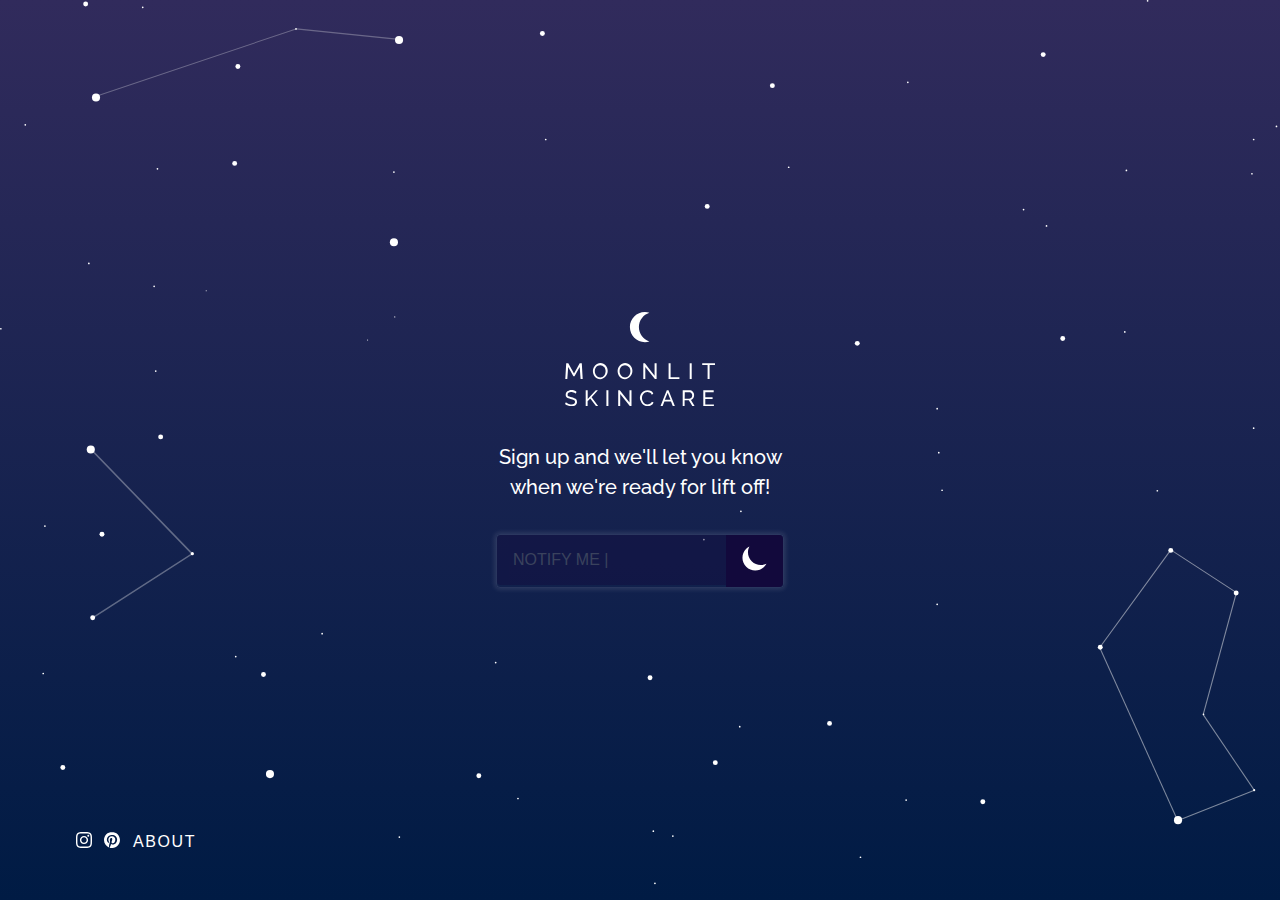
<file: index.html>
<!DOCTYPE html>
<html lang="en">
  <head>
    <meta charset="utf-8">
    <meta http-equiv="X-UA-Compatible" content="IE=Edge">
    <title>Moonlit Skincare</title>
    <link rel="shortcut icon" href="/favicon.ico" type="image/x-icon">
    <meta name="author" content="">
    <meta name="description" content="Moonlit Skincare - Emphasizing Beauty Sleep 🌙 Targets issues while you sleep, when your skin regenerates fastest 🌱 Vegan ingredients responsibly sourced from Bali.">
    <meta name="keywords" content="moonlit, skincare, night time, overnight, moisturizer, slumber serum, sleep, sleep lifestyle, sleep dedicated skincare, overnight cream, moon, sleeping eye mask, constellations, night, wake up radiant, restorative skincare, wellness, bali, ubud, beauty sleep, non-toxic, cruelty-free, science of sleep, small, handmade batches, sulfate-free, vegan, sync, sleep cycle">
    <meta name="viewport" content="width=device-width, initial-scale=1">
    <link href="https://fonts.googleapis.com/css?family=Raleway:400,500,600,700" rel="stylesheet">
    <link rel="stylesheet" href="/css/tachyons.css">
  </head>
  <body>
    <div class="container dt w-100 vh-100">
      <div class="dtc v-mid tc">
        <img src="images/moonlit-logo.svg" alt="Moonlit Skincare logo" class="mw6 mb4">
        <form action="https://formspree.io/stephy@shopmoonlit.com" method="POST" class="mw6 center f4">
          <fieldset class="cf bn ma0 pa0">
            <legend class="f4-l pa0 mb4 white lh-copy raleway-medium">Sign up and we'll let you know when we're ready for lift off!</legend>
            <div class="cf ba br2 b--white-10 shadow-1">
              <label class="clip" for="email">Email Address</label>
              <input type="hidden" name="_next" value="thanks.html" />
              <input type="hidden" name="_subject" value="New email submission from shopmoonlit.com" />
              <input type="hidden" name="_cc" value="kriszta@shopmoonlit.com" />
              <input class="f5 input-reset fl pa3 bn o-40 bg-dark-blue white lh-solid w-100 w-80-ns br2-ns br--left-ns raleway" placeholder="NOTIFY ME |" type="email" name="email">
              <button class="f5 button-reset fl pv2 tc bn bg-dark-blue white pointer w-100 w-20-ns br2-ns br--right-ns" type="submit" value="Submit">
                <img src="images/moon-icon.svg" alt="Moon icon">
              </button>
            </div>
          </fieldset>
        </form>
      </div>
      <ul class="list absolute left-2 bottom-2">
        <li class="dib ph1 v-mid">
          <a href="https://www.instagram.com/moonlitskincare/" class="link db white hover-washed-yellow" target="_blank" rel="noopener noreferrer">
            <svg class="h1 w1" fill="currentColor" xmlns="http://www.w3.org/2000/svg" viewBox="0 0 16 16" fill-rule="evenodd" clip-rule="evenodd" stroke-linejoin="round" stroke-miterlimit="1.414">
              <path d="M8 0C5.827 0 5.555.01 4.702.048 3.85.088 3.27.222 2.76.42c-.526.204-.973.478-1.417.923-.445.444-.72.89-.923 1.417-.198.51-.333 1.09-.372 1.942C.008 5.555 0 5.827 0 8s.01 2.445.048 3.298c.04.852.174 1.433.372 1.942.204.526.478.973.923 1.417.444.445.89.72 1.417.923.51.198 1.09.333 1.942.372.853.04 1.125.048 3.298.048s2.445-.01 3.298-.048c.852-.04 1.433-.174 1.942-.372.526-.204.973-.478 1.417-.923.445-.444.72-.89.923-1.417.198-.51.333-1.09.372-1.942.04-.853.048-1.125.048-3.298s-.01-2.445-.048-3.298c-.04-.852-.174-1.433-.372-1.942-.204-.526-.478-.973-.923-1.417-.444-.445-.89-.72-1.417-.923-.51-.198-1.09-.333-1.942-.372C10.445.008 10.173 0 8 0zm0 1.44c2.136 0 2.39.01 3.233.048.78.036 1.203.166 1.485.276.374.145.64.318.92.598.28.28.453.546.598.92.11.282.24.705.276 1.485.038.844.047 1.097.047 3.233s-.01 2.39-.05 3.233c-.04.78-.17 1.203-.28 1.485-.15.374-.32.64-.6.92-.28.28-.55.453-.92.598-.28.11-.71.24-1.49.276-.85.038-1.1.047-3.24.047s-2.39-.01-3.24-.05c-.78-.04-1.21-.17-1.49-.28-.38-.15-.64-.32-.92-.6-.28-.28-.46-.55-.6-.92-.11-.28-.24-.71-.28-1.49-.03-.84-.04-1.1-.04-3.23s.01-2.39.04-3.24c.04-.78.17-1.21.28-1.49.14-.38.32-.64.6-.92.28-.28.54-.46.92-.6.28-.11.7-.24 1.48-.28.85-.03 1.1-.04 3.24-.04zm0 2.452c-2.27 0-4.108 1.84-4.108 4.108 0 2.27 1.84 4.108 4.108 4.108 2.27 0 4.108-1.84 4.108-4.108 0-2.27-1.84-4.108-4.108-4.108zm0 6.775c-1.473 0-2.667-1.194-2.667-2.667 0-1.473 1.194-2.667 2.667-2.667 1.473 0 2.667 1.194 2.667 2.667 0 1.473-1.194 2.667-2.667 2.667zm5.23-6.937c0 .53-.43.96-.96.96s-.96-.43-.96-.96.43-.96.96-.96.96.43.96.96z"/></svg>
          </a>
        </li>
        <li class="dib ph1 v-mid">
          <a href="https://www.pinterest.com/moonlitskincare/" class="link db white hover-washed-yellow" target="_blank" rel="noopener noreferrer">
            <svg class="h1 w1" fill="currentColor" xmlns="http://www.w3.org/2000/svg" viewBox="0 0 16 16" fill-rule="evenodd" clip-rule="evenodd" stroke-linejoin="round" stroke-miterlimit="1.414">
              <path d="M8 0C3.582 0 0 3.582 0 8c0 3.39 2.108 6.285 5.084 7.45-.07-.633-.133-1.604.028-2.295.146-.625.938-3.977.938-3.977s-.24-.48-.24-1.188c0-1.11.646-1.943 1.448-1.943.683 0 1.012.513 1.012 1.127 0 .687-.436 1.713-.662 2.664-.19.797.4 1.445 1.185 1.445 1.42 0 2.514-1.498 2.514-3.662 0-1.91-1.376-3.25-3.342-3.25-2.276 0-3.61 1.71-3.61 3.47 0 .69.263 1.43.593 1.83.066.08.075.15.057.23-.06.25-.196.8-.223.91-.035.15-.115.18-.268.11C3.516 10.46 2.89 9 2.89 7.82c0-2.52 1.834-4.84 5.287-4.84 2.774 0 4.932 1.98 4.932 4.62 0 2.76-1.74 4.98-4.16 4.98-.81 0-1.57-.42-1.84-.92l-.5 1.9c-.18.698-.67 1.57-1 2.1.75.23 1.54.357 2.37.357 4.41 0 8-3.58 8-8s-3.59-8-8-8z" fill-rule="nonzero"/>
            </svg>
          </a>
        </li>
        <li class="dib ph1 v-mid"><a href="about.html" class="link db white hover-washed-yellow underline-hover ttu tracked fw1">About</a></li>
      </ul>
    </div>
  </body>
</html>
</file>
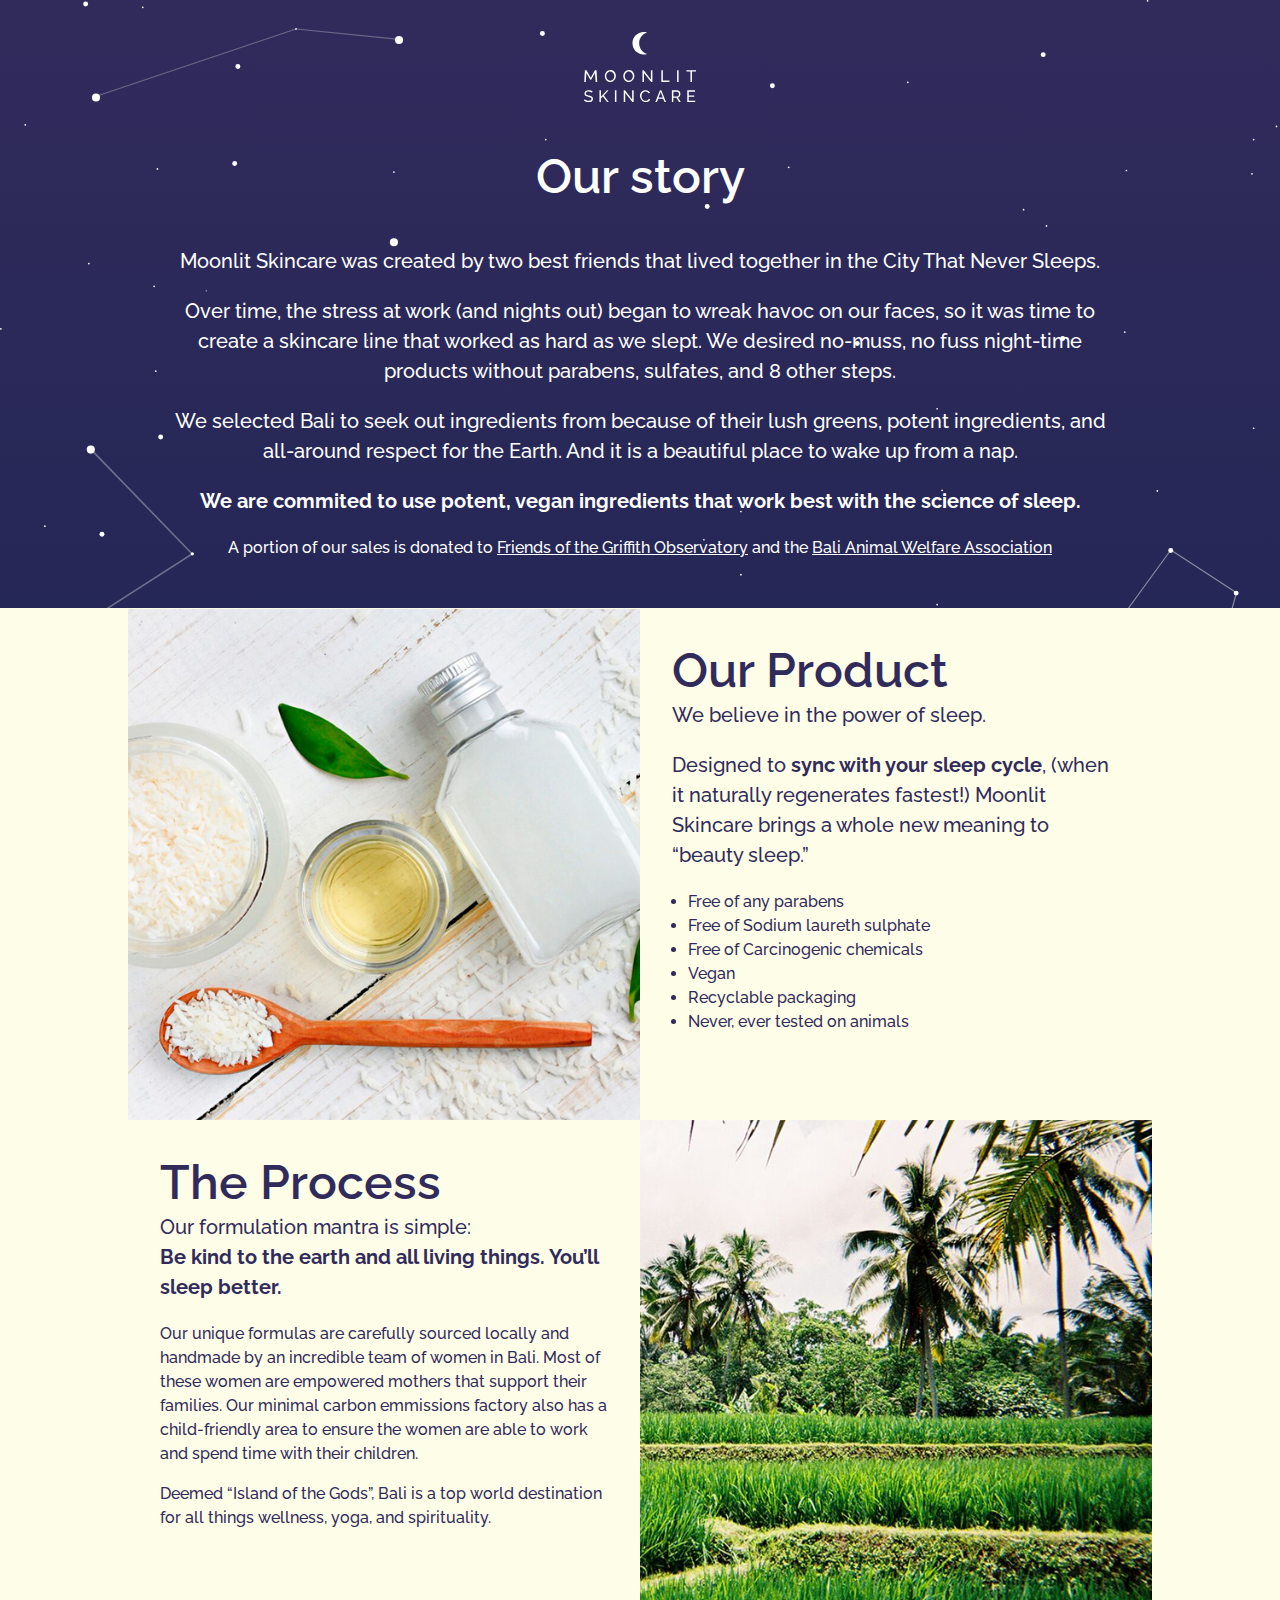
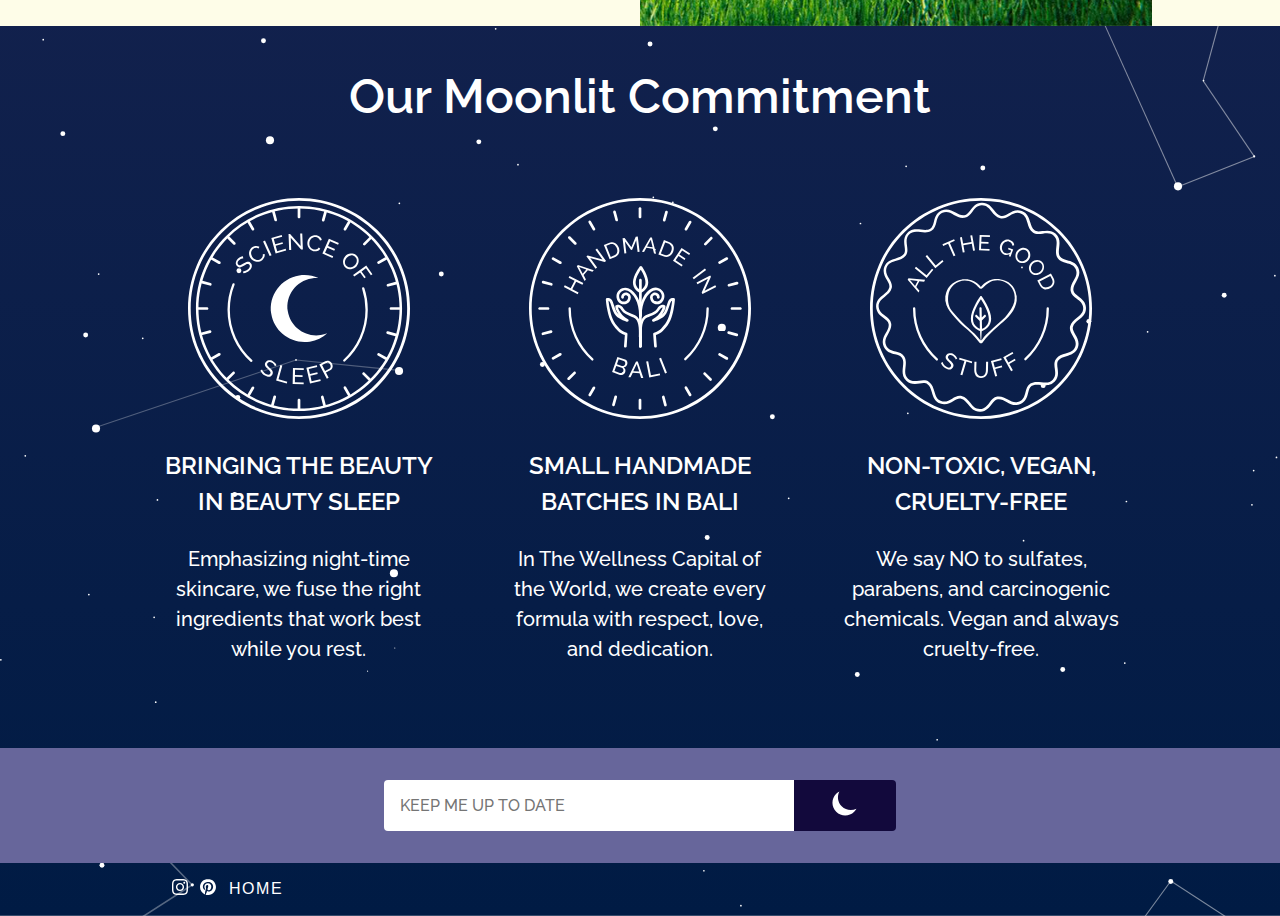
<file: about.html>
<!DOCTYPE html>
<html lang="en">
  <head>
    <meta charset="utf-8">
    <meta http-equiv="X-UA-Compatible" content="IE=Edge">
    <title>About us</title>
    <link rel="shortcut icon" href="/favicon.ico" type="image/x-icon">
    <meta name="author" content="">
    <meta name="description" content="Moonlit Skincare - Emphasizing Beauty Sleep 🌙 Targets issues while you sleep, when your skin regenerates fastest 🌱 Vegan ingredients responsibly sourced from Bali.">
    <meta name="keywords" content="moonlit, skincare, night time, overnight, moisturizer, slumber serum, sleep, sleep lifestyle, sleep dedicated skincare, overnight cream, moon, sleeping eye mask, constellations, night, wake up radiant, restorative skincare, wellness, bali, ubud, beauty sleep, non-toxic, cruelty-free, science of sleep, small, handmade batches, sulfate-free, vegan, sync, sleep cycle">
    <meta name="viewport" content="width=device-width, initial-scale=1">
    <link href="https://fonts.googleapis.com/css?family=Raleway:400,500,600,700" rel="stylesheet">
    <link rel="stylesheet" href="/css/tachyons.css">
  </head>
  <body>
    <div class="container dt w-100 vh-100">

      <div class="mw9 center tc white pa4">
        <a href="/" class="db mw4 center ph2"><img src="images/moonlit-logo.svg" alt="Moonlit Skincare logo"></a>
        <h2 class="f2 f1-ns lh-title raleway-semibold">Our story</h2>
        <p class="f4-ns lh-copy raleway-medium">Moonlit Skincare was created by two best friends that lived together in the City That Never Sleeps.</p>
        <p class="f4-ns lh-copy raleway-medium">Over time, the stress at work (and nights out) began to wreak havoc on our faces, so it was time to create a skincare line that worked as hard as we slept. We desired no-muss, no fuss night-time products without parabens, sulfates, and 8 other steps. </p>
        <p class="f4-ns lh-copy raleway-medium">We selected Bali to seek out ingredients from because of their lush greens, potent ingredients, and all-around respect for the Earth. And it is a beautiful place to wake up from a nap.</p>
        <p class="f4-ns lh-copy raleway-bold">We are commited to use potent, vegan ingredients that work best with the science of sleep.</p>
        <p class="lh-copy raleway-medium">A portion of our sales is donated to <a href="https://www.friendsoftheobservatory.com/" class="link underline white hover-washed-yellow">Friends of the Griffith Observatory</a> and the <a href="http://bawabali.com/" class="link underline white hover-washed-yellow">Bali Animal Welfare Association</a></p>
      </div>

      <div class="bg-washed-yellow">
        <div class="mw9 center">
          <div class="cf">
            <img class="w-100 fl-l w-50-l db" src="images/bali-products.png" alt="">
            <div class="fl-l w-50-l pa4 dark-purple">
              <h2 class="f2 f1-ns lh-title mv0 raleway-semibold">Our Product</h2>
              <p class="f4-ns lh-copy raleway-medium mt0">We believe in the power of sleep.</p>
              <p class="f4-ns lh-copy raleway-medium">Designed to <span class="raleway-bold">sync with your sleep cycle</span>, (when it naturally regenerates fastest!) Moonlit Skincare brings a whole new meaning to “beauty sleep.”</p>
              <ul class="pl3 lh-copy raleway-medium">
                <li>Free of any parabens</li>
                <li>Free of Sodium laureth sulphate</li>
                <li>Free of Carcinogenic chemicals</li>
                <li>Vegan</li>
                <li>Recyclable packaging</li>
                <li>Never, ever tested on animals</li>
              </ul>
            </div>
          </div>
          <div class="cf">
            <img class="w-100 fr-l w-50-l db" src="images/bali-rice-fields.png" alt="Photograph of rice fields in Bali">
            <div class="fr-l w-50-l pa4 dark-purple">
              <h2 class="f2 f1-ns lh-title mv0 raleway-semibold">The Process</h2>
              <p class="f4-ns lh-copy raleway-medium mt0">Our formulation mantra is simple:<br> <span class="raleway-bold">Be kind to the earth and all living things. You’ll sleep better.</span></p>
              <p class="lh-copy raleway-medium">Our unique formulas are carefully sourced locally and handmade by an incredible team of women in Bali. Most of these women are empowered mothers that support their families. Our minimal carbon emmissions factory also has a child-friendly area to ensure the women are able to work and spend time with their children.</p>
              <p class="lh-copy raleway-medium">Deemed &ldquo;Island of the Gods&rdquo;, Bali is a top world destination for all things wellness, yoga, and spirituality.</p>
            </div>
          </div>
        </div>
      </div>

      <div class="mw9 center white tc pb4">
        <h2 class="f2 f1-ns lh-title raleway-semibold">Our Moonlit Commitment</h2>
        <div class="cf">
          <div class="fl-ns w-third-ns pa4">
            <div class="w-80 center">
              <img src="images/science-of-sleep.svg" alt="Bringing the beauty in beauty sleep" class="mw-100 h-auto">
            </div>
            <h3 class="f3-l lh-copy ttu raleway-semibold">Bringing the beauty in beauty sleep</h3>
            <p class="f4-l lh-copy raleway-medium">Emphasizing night-time skincare, we fuse the right ingredients that work best while you rest.</p>
          </div>
          <div class="fl-ns w-third-ns pa4">
            <div class="w-80 center">
              <img src="images/handmade-in-bali.svg" alt="Handmade in Bali" class="mw-100 h-auto">
            </div>
            <h3 class="f3-l lh-copy ttu raleway-semibold">Small handmade batches in Bali</h3>
            <p class="f4-l lh-copy raleway-medium">In The Wellness Capital of the World, we create every formula with respect, love, and dedication.</p>
          </div>
          <div class="fl-ns w-third-ns pa4">
            <div class="w-80 center">
              <img src="images/all-the-good-stuff.svg" alt="Non-toxic, vegan, cruelty-free" class="mw-100 h-auto">
            </div>
            <h3 class="f3-l lh-copy ttu raleway-semibold">Non-toxic, vegan, cruelty-free</h3>
            <p class="f4-l lh-copy raleway-medium">We say NO to sulfates, parabens, and carcinogenic chemicals. Vegan and always cruelty-free. </p>
          </div>
        </div>
      </div>

      <div class="bg-light-purple pa4">
        <form action="https://formspree.io/stephy@shopmoonlit.com" method="POST" class="mw7 center f4">
          <fieldset class="cf bn ma0 pa0">
            <div class="cf">
              <label class="clip" for="email">Email Address</label>
              <input type="hidden" name="_next" value="thanks.html" />
              <input type="hidden" name="_subject" value="New email submission from shopmoonlit.com" />
              <input type="hidden" name="_cc" value="kriszta@shopmoonlit.com" />
              <input class="f5 input-reset fl pa3 bn bg-white dark-purple lh-solid w-100 w-80-ns br2-ns br--left-ns raleway-medium" placeholder="KEEP ME UP TO DATE" type="email" name="email">
              <button class="f5 button-reset fl pv2 tc bn bg-dark-blue pointer w-100 w-20-ns br2-ns br--right-ns" type="submit" value="Submit">
                <img src="images/moon-icon.svg" alt="Moon icon">
              </button>
            </div>
          </fieldset>
        </form>
      </div>

      <footer class="mw9 center">
        <ul class="list">
          <li class="dib ph1 v-mid">
            <a href="https://www.instagram.com/moonlitskincare/" class="link db white hover-washed-yellow" target="_blank" rel="noopener noreferrer">
              <svg class="h1 w1" fill="currentColor" xmlns="http://www.w3.org/2000/svg" viewBox="0 0 16 16" fill-rule="evenodd" clip-rule="evenodd" stroke-linejoin="round" stroke-miterlimit="1.414">
                <path d="M8 0C5.827 0 5.555.01 4.702.048 3.85.088 3.27.222 2.76.42c-.526.204-.973.478-1.417.923-.445.444-.72.89-.923 1.417-.198.51-.333 1.09-.372 1.942C.008 5.555 0 5.827 0 8s.01 2.445.048 3.298c.04.852.174 1.433.372 1.942.204.526.478.973.923 1.417.444.445.89.72 1.417.923.51.198 1.09.333 1.942.372.853.04 1.125.048 3.298.048s2.445-.01 3.298-.048c.852-.04 1.433-.174 1.942-.372.526-.204.973-.478 1.417-.923.445-.444.72-.89.923-1.417.198-.51.333-1.09.372-1.942.04-.853.048-1.125.048-3.298s-.01-2.445-.048-3.298c-.04-.852-.174-1.433-.372-1.942-.204-.526-.478-.973-.923-1.417-.444-.445-.89-.72-1.417-.923-.51-.198-1.09-.333-1.942-.372C10.445.008 10.173 0 8 0zm0 1.44c2.136 0 2.39.01 3.233.048.78.036 1.203.166 1.485.276.374.145.64.318.92.598.28.28.453.546.598.92.11.282.24.705.276 1.485.038.844.047 1.097.047 3.233s-.01 2.39-.05 3.233c-.04.78-.17 1.203-.28 1.485-.15.374-.32.64-.6.92-.28.28-.55.453-.92.598-.28.11-.71.24-1.49.276-.85.038-1.1.047-3.24.047s-2.39-.01-3.24-.05c-.78-.04-1.21-.17-1.49-.28-.38-.15-.64-.32-.92-.6-.28-.28-.46-.55-.6-.92-.11-.28-.24-.71-.28-1.49-.03-.84-.04-1.1-.04-3.23s.01-2.39.04-3.24c.04-.78.17-1.21.28-1.49.14-.38.32-.64.6-.92.28-.28.54-.46.92-.6.28-.11.7-.24 1.48-.28.85-.03 1.1-.04 3.24-.04zm0 2.452c-2.27 0-4.108 1.84-4.108 4.108 0 2.27 1.84 4.108 4.108 4.108 2.27 0 4.108-1.84 4.108-4.108 0-2.27-1.84-4.108-4.108-4.108zm0 6.775c-1.473 0-2.667-1.194-2.667-2.667 0-1.473 1.194-2.667 2.667-2.667 1.473 0 2.667 1.194 2.667 2.667 0 1.473-1.194 2.667-2.667 2.667zm5.23-6.937c0 .53-.43.96-.96.96s-.96-.43-.96-.96.43-.96.96-.96.96.43.96.96z"/></svg>
            </a>
          </li>
          <li class="dib ph1 v-mid">
            <a href="https://www.pinterest.com/moonlitskincare/" class="link db white hover-washed-yellow" target="_blank" rel="noopener noreferrer">
              <svg class="h1 w1" fill="currentColor" xmlns="http://www.w3.org/2000/svg" viewBox="0 0 16 16" fill-rule="evenodd" clip-rule="evenodd" stroke-linejoin="round" stroke-miterlimit="1.414">
                <path d="M8 0C3.582 0 0 3.582 0 8c0 3.39 2.108 6.285 5.084 7.45-.07-.633-.133-1.604.028-2.295.146-.625.938-3.977.938-3.977s-.24-.48-.24-1.188c0-1.11.646-1.943 1.448-1.943.683 0 1.012.513 1.012 1.127 0 .687-.436 1.713-.662 2.664-.19.797.4 1.445 1.185 1.445 1.42 0 2.514-1.498 2.514-3.662 0-1.91-1.376-3.25-3.342-3.25-2.276 0-3.61 1.71-3.61 3.47 0 .69.263 1.43.593 1.83.066.08.075.15.057.23-.06.25-.196.8-.223.91-.035.15-.115.18-.268.11C3.516 10.46 2.89 9 2.89 7.82c0-2.52 1.834-4.84 5.287-4.84 2.774 0 4.932 1.98 4.932 4.62 0 2.76-1.74 4.98-4.16 4.98-.81 0-1.57-.42-1.84-.92l-.5 1.9c-.18.698-.67 1.57-1 2.1.75.23 1.54.357 2.37.357 4.41 0 8-3.58 8-8s-3.59-8-8-8z" fill-rule="nonzero"/>
              </svg>
            </a>
          </li>
          <li class="dib ph1 v-mid"><a href="/" class="link db white hover-washed-yellow underline-hover ttu tracked fw1">Home</a></li>
        </ul>
      </footer>
    </div>
  </body>
</html>
</file>
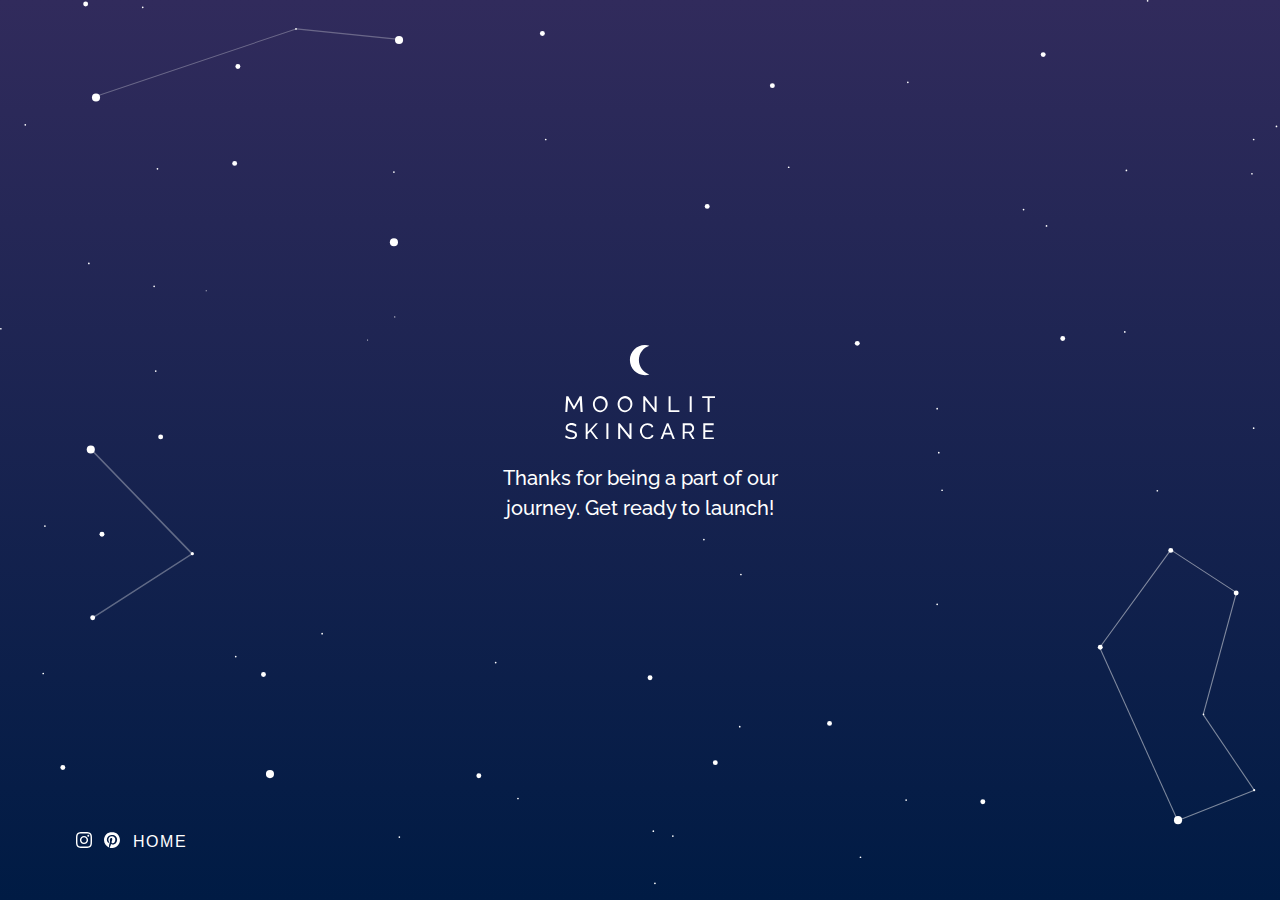
<file: thanks.html>
<!DOCTYPE html>
<html lang="en">
  <head>
    <meta charset="utf-8">
    <meta http-equiv="X-UA-Compatible" content="IE=Edge">
    <title>Thanks</title>
    <link rel="shortcut icon" href="/favicon.ico" type="image/x-icon">
    <meta name="author" content="">
    <meta name="description" content="Moonlit Skincare - Emphasizing Beauty Sleep 🌙 Targets issues while you sleep, when your skin regenerates fastest 🌱 Vegan ingredients responsibly sourced from Bali.">
    <meta name="keywords" content="moonlit, skincare, night time, overnight, moisturizer, slumber serum, sleep, sleep lifestyle, sleep dedicated skincare, overnight cream, moon, sleeping eye mask, constellations, night, wake up radiant, restorative skincare, wellness, bali, ubud, beauty sleep, non-toxic, cruelty-free, science of sleep, small, handmade batches, sulfate-free, vegan, sync, sleep cycle">
    <meta name="viewport" content="width=device-width, initial-scale=1">
    <link href="https://fonts.googleapis.com/css?family=Raleway" rel="stylesheet">
    <link rel="stylesheet" href="/css/tachyons.css">
  </head>
  <body>
    <div class="container dt w-100 vh-100">
      <div class="dtc v-mid tc">
        <img src="images/moonlit-logo.svg" alt="Moonlit Skincare logo" class="mw6 white">
        <p class="pa0 mb4 white raleway-medium f4 mw6 center lh-copy">Thanks for being a part of our journey. Get ready to launch!</p>
      </div>

      <ul class="list absolute left-2 bottom-2">
        <li class="dib ph1 v-mid">
          <a href="https://www.instagram.com/moonlitskincare/" class="link db white hover-washed-yellow" target="_blank" rel="noopener noreferrer">
            <svg class="h1 w1" fill="currentColor" xmlns="http://www.w3.org/2000/svg" viewBox="0 0 16 16" fill-rule="evenodd" clip-rule="evenodd" stroke-linejoin="round" stroke-miterlimit="1.414">
              <path d="M8 0C5.827 0 5.555.01 4.702.048 3.85.088 3.27.222 2.76.42c-.526.204-.973.478-1.417.923-.445.444-.72.89-.923 1.417-.198.51-.333 1.09-.372 1.942C.008 5.555 0 5.827 0 8s.01 2.445.048 3.298c.04.852.174 1.433.372 1.942.204.526.478.973.923 1.417.444.445.89.72 1.417.923.51.198 1.09.333 1.942.372.853.04 1.125.048 3.298.048s2.445-.01 3.298-.048c.852-.04 1.433-.174 1.942-.372.526-.204.973-.478 1.417-.923.445-.444.72-.89.923-1.417.198-.51.333-1.09.372-1.942.04-.853.048-1.125.048-3.298s-.01-2.445-.048-3.298c-.04-.852-.174-1.433-.372-1.942-.204-.526-.478-.973-.923-1.417-.444-.445-.89-.72-1.417-.923-.51-.198-1.09-.333-1.942-.372C10.445.008 10.173 0 8 0zm0 1.44c2.136 0 2.39.01 3.233.048.78.036 1.203.166 1.485.276.374.145.64.318.92.598.28.28.453.546.598.92.11.282.24.705.276 1.485.038.844.047 1.097.047 3.233s-.01 2.39-.05 3.233c-.04.78-.17 1.203-.28 1.485-.15.374-.32.64-.6.92-.28.28-.55.453-.92.598-.28.11-.71.24-1.49.276-.85.038-1.1.047-3.24.047s-2.39-.01-3.24-.05c-.78-.04-1.21-.17-1.49-.28-.38-.15-.64-.32-.92-.6-.28-.28-.46-.55-.6-.92-.11-.28-.24-.71-.28-1.49-.03-.84-.04-1.1-.04-3.23s.01-2.39.04-3.24c.04-.78.17-1.21.28-1.49.14-.38.32-.64.6-.92.28-.28.54-.46.92-.6.28-.11.7-.24 1.48-.28.85-.03 1.1-.04 3.24-.04zm0 2.452c-2.27 0-4.108 1.84-4.108 4.108 0 2.27 1.84 4.108 4.108 4.108 2.27 0 4.108-1.84 4.108-4.108 0-2.27-1.84-4.108-4.108-4.108zm0 6.775c-1.473 0-2.667-1.194-2.667-2.667 0-1.473 1.194-2.667 2.667-2.667 1.473 0 2.667 1.194 2.667 2.667 0 1.473-1.194 2.667-2.667 2.667zm5.23-6.937c0 .53-.43.96-.96.96s-.96-.43-.96-.96.43-.96.96-.96.96.43.96.96z"/></svg>
          </a>
        </li>
        <li class="dib ph1 v-mid">
          <a href="https://www.pinterest.com/moonlitskincare/" class="link db white hover-washed-yellow" target="_blank" rel="noopener noreferrer">
            <svg class="h1 w1" fill="currentColor" xmlns="http://www.w3.org/2000/svg" viewBox="0 0 16 16" fill-rule="evenodd" clip-rule="evenodd" stroke-linejoin="round" stroke-miterlimit="1.414">
              <path d="M8 0C3.582 0 0 3.582 0 8c0 3.39 2.108 6.285 5.084 7.45-.07-.633-.133-1.604.028-2.295.146-.625.938-3.977.938-3.977s-.24-.48-.24-1.188c0-1.11.646-1.943 1.448-1.943.683 0 1.012.513 1.012 1.127 0 .687-.436 1.713-.662 2.664-.19.797.4 1.445 1.185 1.445 1.42 0 2.514-1.498 2.514-3.662 0-1.91-1.376-3.25-3.342-3.25-2.276 0-3.61 1.71-3.61 3.47 0 .69.263 1.43.593 1.83.066.08.075.15.057.23-.06.25-.196.8-.223.91-.035.15-.115.18-.268.11C3.516 10.46 2.89 9 2.89 7.82c0-2.52 1.834-4.84 5.287-4.84 2.774 0 4.932 1.98 4.932 4.62 0 2.76-1.74 4.98-4.16 4.98-.81 0-1.57-.42-1.84-.92l-.5 1.9c-.18.698-.67 1.57-1 2.1.75.23 1.54.357 2.37.357 4.41 0 8-3.58 8-8s-3.59-8-8-8z" fill-rule="nonzero"/>
            </svg>
          </a>
        </li>
        <li class="dib ph1 v-mid"><a href="/" class="link db white hover-washed-yellow underline-hover ttu tracked fw1">Home</a></li>
      </ul>

    </div>

  </body>
</html>
</file>
